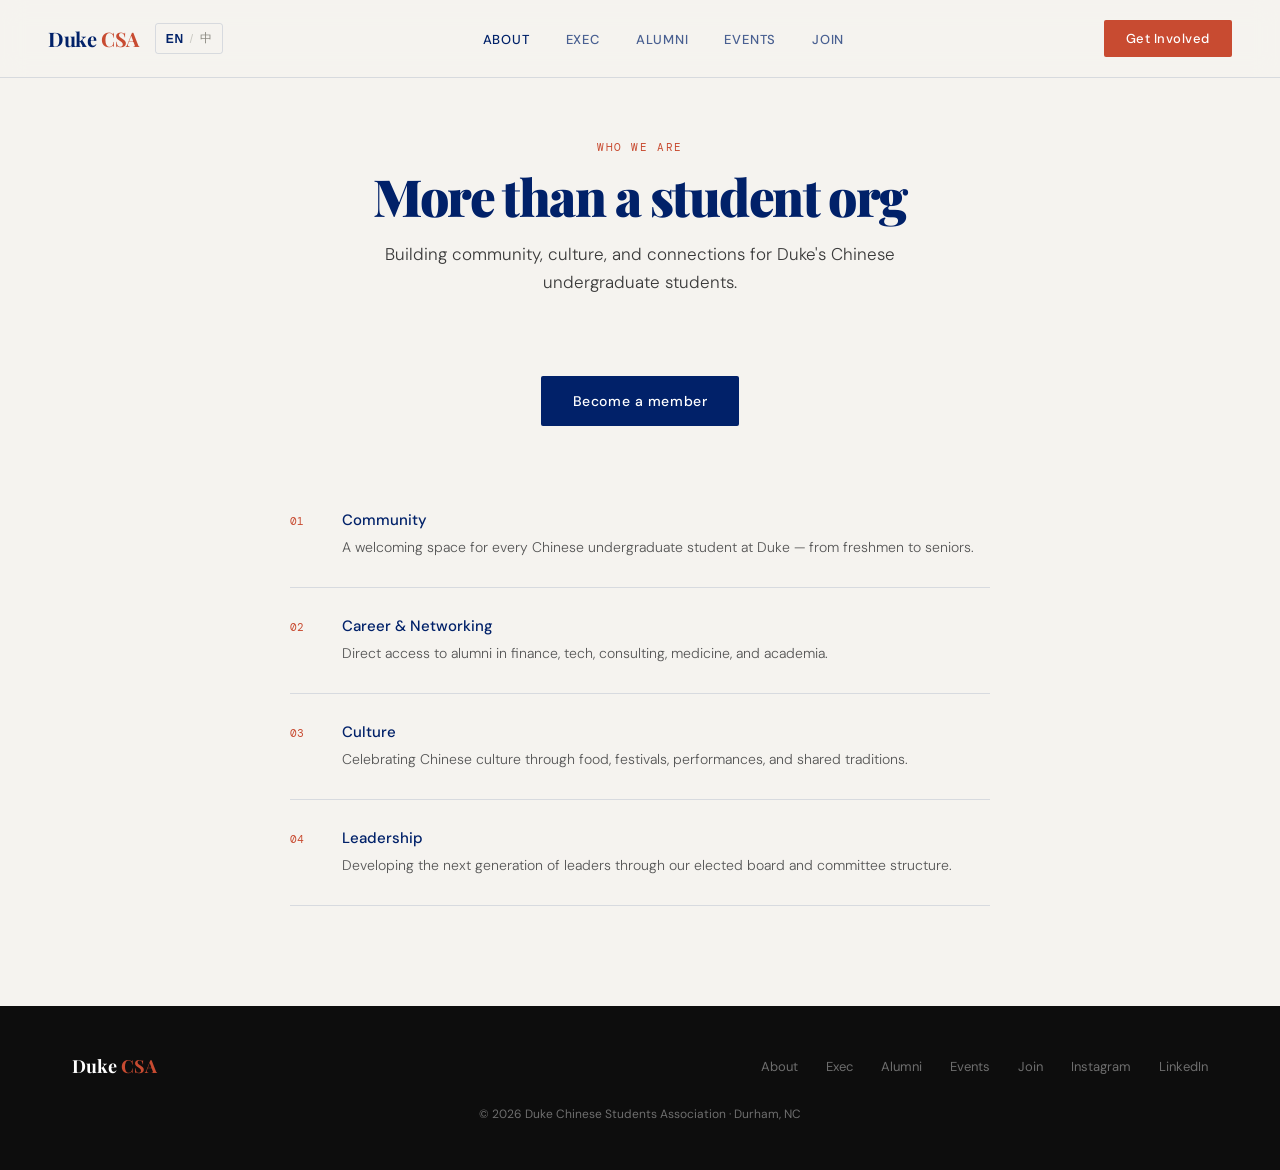
<file: about.html>
<!DOCTYPE html>
<html lang="en">
<head>
  <meta charset="UTF-8">
  <meta name="viewport" content="width=device-width, initial-scale=1.0">
  <title>About | Duke CSA</title>
  <link rel="stylesheet" href="styles.css">
  <link rel="preconnect" href="https://fonts.googleapis.com">
  <link href="https://fonts.googleapis.com/css2?family=Playfair+Display:ital,wght@0,700;0,900;1,700&family=DM+Sans:wght@300;400;500&family=DM+Mono:wght@400&display=swap" rel="stylesheet">
</head>
<body>

<nav>
  <div class="nav-brand">
    <a href="index.html" class="nav-logo">Duke <span>CSA</span></a>
    <button class="lang-toggle" aria-label="Switch language">
      <span class="lang-option active" data-lang="en">EN</span>
      <span class="lang-divider">/</span>
      <span class="lang-option" data-lang="zh">中</span>
    </button>
  </div>
  <ul class="nav-links">
    <li><a href="about.html" class="active" data-en="About" data-zh="关于">About</a></li>
    <li><a href="exec.html" data-en="Exec" data-zh="执行团队">Exec</a></li>
    <li><a href="alumni.html" data-en="Alumni" data-zh="校友">Alumni</a></li>
    <li><a href="events.html" data-en="Events" data-zh="活动">Events</a></li>
    <li><a href="join.html" data-en="Join" data-zh="加入">Join</a></li>
  </ul>
  <a href="join.html" class="nav-cta" data-en="Get Involved" data-zh="参与我们">Get Involved</a>
  <button class="hamburger" aria-label="Open menu" aria-expanded="false">
    <span></span><span></span><span></span>
  </button>
</nav>

<div class="mobile-menu" id="mobile-menu">
  <a href="about.html" data-en="About" data-zh="关于">About</a>
  <a href="exec.html" data-en="Exec" data-zh="执行团队">Exec</a>
  <a href="alumni.html" data-en="Alumni" data-zh="校友">Alumni</a>
  <a href="events.html" data-en="Events" data-zh="活动">Events</a>
  <a href="join.html" data-en="Join" data-zh="加入">Join</a>
  <a href="join.html" class="mobile-cta" data-en="Get Involved" data-zh="参与我们">Get Involved</a>
</div>

<div class="page-hero">
  <div class="section-label" data-en="Who we are" data-zh="关于我们">Who we are</div>
  <h1 class="section-title" data-en="More than a student org" data-zh="不止是一个学生社团">More than a student org</h1>
  <p class="page-hero-sub" data-en="Building community, culture, and connections for Duke's Chinese undergraduate students." data-zh="为杜克中国本科生建立社区、文化和人脉。">Building community, culture, and connections for Duke's Chinese undergraduate students.</p>
</div>

<section id="about" style="padding-top: 40px;">
  <div style="max-width: 700px; margin: 0 auto;">
    <div style="text-align: center; margin-bottom: 56px;">
      <a href="join.html" class="btn-primary" data-en="Become a member" data-zh="成为会员">Become a member</a>
    </div>
    <div class="pillars">
      <div class="pillar visible"><span class="pillar-num">01</span><div><h3 data-en="Community" data-zh="社区">Community</h3><p data-en="A welcoming space for every Chinese undergraduate student at Duke — from freshmen to seniors." data-zh="为杜克每一位中国本科生提供温馨团结的社区——从大一新生到大四学长学姐。">A welcoming space for every Chinese undergraduate student at Duke — from freshmen to seniors.</p></div></div>
      <div class="pillar visible"><span class="pillar-num">02</span><div><h3 data-en="Career & Networking" data-zh="职业与社交">Career & Networking</h3><p data-en="Direct access to alumni in finance, tech, consulting, medicine, and academia." data-zh="直接接触金融、科技、咨询、医学和学术界的校友。">Direct access to alumni in finance, tech, consulting, medicine, and academia.</p></div></div>
      <div class="pillar visible"><span class="pillar-num">03</span><div><h3 data-en="Culture" data-zh="文化">Culture</h3><p data-en="Celebrating Chinese culture through food, festivals, performances, and shared traditions." data-zh="通过美食、节日、表演和共同的传统庆祝中华文化。">Celebrating Chinese culture through food, festivals, performances, and shared traditions.</p></div></div>
      <div class="pillar visible"><span class="pillar-num">04</span><div><h3 data-en="Leadership" data-zh="领导力">Leadership</h3><p data-en="Developing the next generation of leaders through our elected board and committee structure." data-zh="通过选举产生的执行团队和委员会结构培养下一代领袖。">Developing the next generation of leaders through our elected board and committee structure.</p></div></div>
    </div>
  </div>
</section>

<footer>
  <a href="index.html" class="footer-logo">Duke <span>CSA</span></a>
  <div class="footer-links">
    <a href="about.html" data-en="About" data-zh="关于">About</a>
    <a href="exec.html" data-en="Exec" data-zh="执行团队">Exec</a>
    <a href="alumni.html" data-en="Alumni" data-zh="校友">Alumni</a>
    <a href="events.html" data-en="Events" data-zh="活动">Events</a>
    <a href="join.html" data-en="Join" data-zh="加入">Join</a>
    <a href="https://instagram.com/duke_csa" target="_blank">Instagram</a>
    <a href="https://linkedin.com/company/duke-csa" target="_blank">LinkedIn</a>
  </div>
  <div class="footer-copy" data-en="© 2026 Duke Chinese Students Association · Durham, NC" data-zh="© 2026 杜克中国学生联合会 · 北卡罗来纳州达勒姆">© 2026 Duke Chinese Students Association · Durham, NC</div>
</footer>

<script src="lang.js"></script>
<script>
  const hamburger = document.querySelector('.hamburger');
  const mobileMenu = document.getElementById('mobile-menu');
  hamburger.addEventListener('click', () => {
    const open = mobileMenu.classList.toggle('open');
    hamburger.classList.toggle('open', open);
    hamburger.setAttribute('aria-expanded', open);
    document.body.style.overflow = open ? 'hidden' : '';
  });
</script>
<script>
  const pillars = document.querySelectorAll('.pillar');
  const obs = new IntersectionObserver(entries => {
    entries.forEach((e, i) => {
      if (e.isIntersecting) { setTimeout(() => e.target.classList.add('visible'), i * 120); obs.unobserve(e.target); }
    });
  }, { threshold: 0.1 });
  pillars.forEach(p => obs.observe(p));
</script>
</body>
</html>
</file>
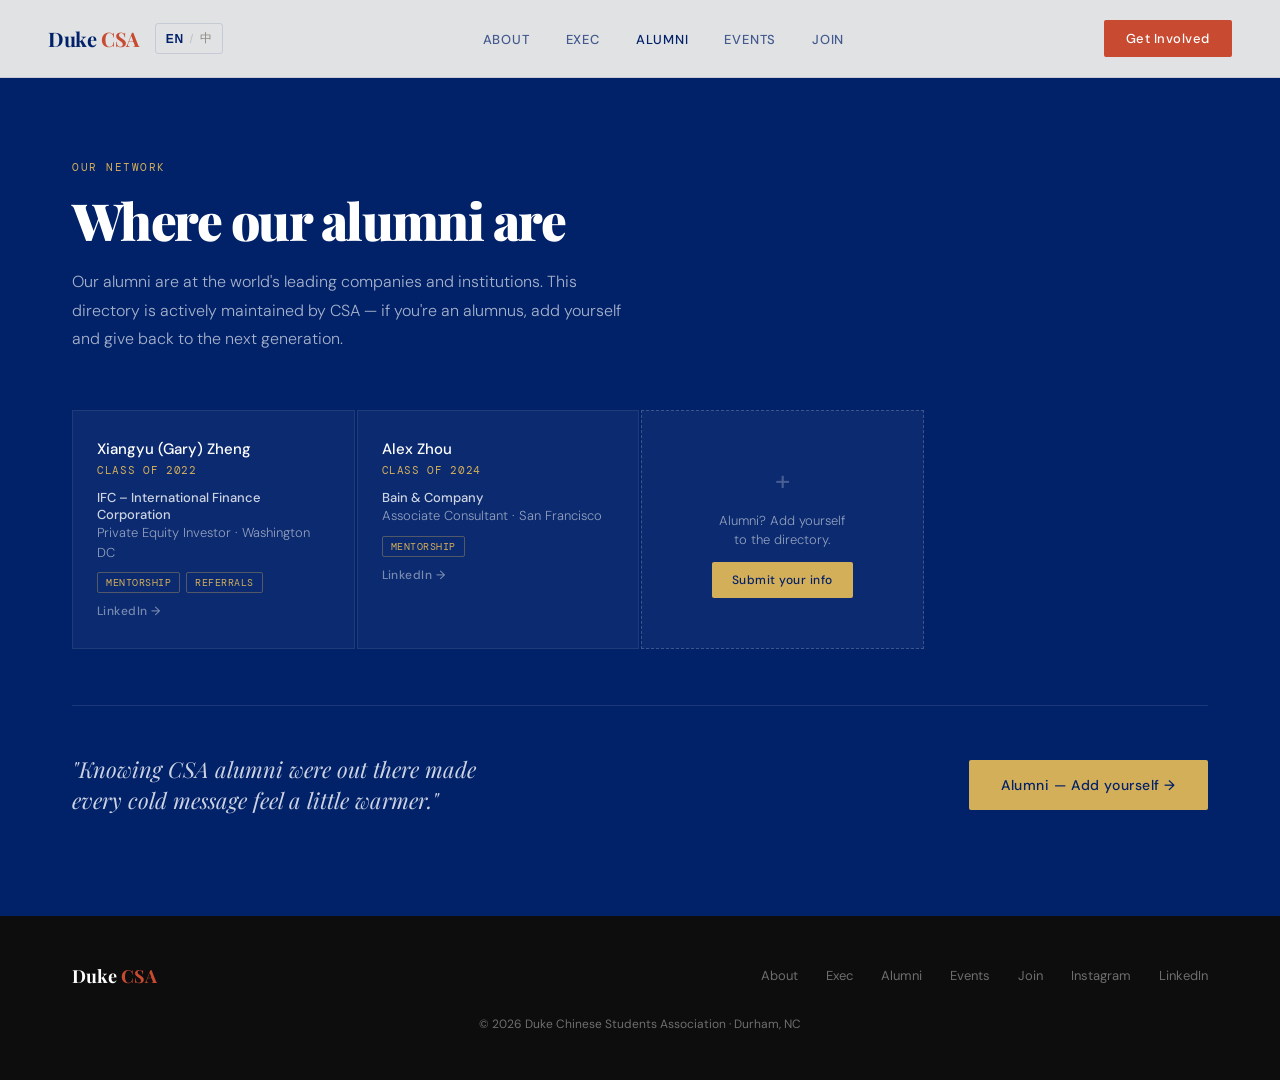
<file: alumni.html>
<!DOCTYPE html>
<html lang="en">
<head>
  <meta charset="UTF-8">
  <meta name="viewport" content="width=device-width, initial-scale=1.0">
  <title>Alumni | Duke CSA</title>
  <link rel="icon" type="image/svg+xml" href="favicon.svg">
  <link rel="stylesheet" href="styles.css">
  <link rel="preconnect" href="https://fonts.googleapis.com">
  <link href="https://fonts.googleapis.com/css2?family=Playfair+Display:ital,wght@0,700;0,900;1,700&family=DM+Sans:wght@300;400;500&family=DM+Mono:wght@400&display=swap" rel="stylesheet">
</head>
<body>

<nav>
  <div class="nav-brand">
    <a href="index.html" class="nav-logo">Duke <span>CSA</span></a>
    <button class="lang-toggle" aria-label="Switch language">
      <span class="lang-option active" data-lang="en">EN</span>
      <span class="lang-divider">/</span>
      <span class="lang-option" data-lang="zh">中</span>
    </button>
  </div>
  <ul class="nav-links">
    <li><a href="about.html" data-en="About" data-zh="关于">About</a></li>
    <li><a href="exec.html" data-en="Exec" data-zh="执行团队">Exec</a></li>
    <li><a href="alumni.html" class="active" data-en="Alumni" data-zh="校友">Alumni</a></li>
    <li><a href="events.html" data-en="Events" data-zh="活动">Events</a></li>
    <li><a href="join.html" data-en="Join" data-zh="加入">Join</a></li>
  </ul>
  <a href="join.html" class="nav-cta" data-en="Get Involved" data-zh="参与我们">Get Involved</a>
  <button class="hamburger" aria-label="Open menu" aria-expanded="false">
    <span></span><span></span><span></span>
  </button>
</nav>

<div class="mobile-menu" id="mobile-menu">
  <a href="about.html" data-en="About" data-zh="关于">About</a>
  <a href="exec.html" data-en="Exec" data-zh="执行团队">Exec</a>
  <a href="alumni.html" data-en="Alumni" data-zh="校友">Alumni</a>
  <a href="events.html" data-en="Events" data-zh="活动">Events</a>
  <a href="join.html" data-en="Join" data-zh="加入">Join</a>
  <a href="join.html" class="mobile-cta" data-en="Get Involved" data-zh="参与我们">Get Involved</a>
</div>

<section class="alumni-section" style="padding-top: 160px; min-height: 100vh;">
  <div class="section-label" data-en="Our network" data-zh="我们的网络">Our network</div>
  <h2 class="section-title" data-en="Where our alumni are" data-zh="CSA校友网络">Where our alumni are</h2>
  <p class="alumni-intro" data-en="Our alumni are at the world's leading companies and institutions. This directory is actively maintained by CSA — if you're an alumnus, add yourself and give back to the next generation." data-zh="我们的校友遍布世界顶尖公司和机构。此目录由CSA积极维护——如果你是校友，请添加自己的信息，回馈下一代。">Our alumni are at the world's leading companies and institutions. This directory is actively maintained by CSA — if you're an alumnus, add yourself and give back to the next generation.</p>
  <div class="alumni-grid">
<div class="alumni-card"><div class="alumni-name">Xiangyu (Gary) Zheng</div><div class="alumni-class">CLASS OF 2022</div><div class="alumni-company">IFC – International Finance Corporation</div><div class="alumni-role">Private Equity Investor · Washington DC</div><div class="alumni-badges"><span class="alumni-badge">Mentorship</span><span class="alumni-badge">Referrals</span></div><a class="alumni-linkedin" href="https://linkedin.com/in/gary-zheng-630137186" target="_blank">LinkedIn →</a></div>
    <div class="alumni-card"><div class="alumni-name">Alex Zhou</div><div class="alumni-class">CLASS OF 2024</div><div class="alumni-company">Bain & Company</div><div class="alumni-role">Associate Consultant · San Francisco</div><div class="alumni-badges"><span class="alumni-badge">Mentorship</span></div><a class="alumni-linkedin" href="https://linkedin.com/in/alex-zhou-1069b71b3" target="_blank">LinkedIn →</a></div>
    <div class="alumni-card" style="border:1px dashed rgba(255,255,255,0.2);display:flex;flex-direction:column;justify-content:center;align-items:center;text-align:center;gap:12px;">
      <div style="font-size:28px;color:rgba(255,255,255,0.25);">+</div>
      <div class="alumni-role" data-en="Alumni? Add yourself<br>to the directory." data-zh="如果您是校友，<br>请在此添加信息。">Alumni? Add yourself<br>to the directory.</div>
      <a href="https://forms.gle/YOUR_FORM_LINK" target="_blank" class="btn-gold" style="padding:10px 20px;font-size:12px;" data-en="Submit your info" data-zh="提交信息">Submit your info</a>
    </div>
  </div>
  <div class="alumni-cta-block">
    <div class="alumni-cta-text" data-en=""Knowing CSA alumni were out there made every cold message feel a little warmer."" data-zh=""知道有CSA校友在那里，让每一封冷邮件都感觉温暖了一些。"">"Knowing CSA alumni were out there made every cold message feel a little warmer."</div>
    <a href="https://forms.gle/YOUR_FORM_LINK" target="_blank" class="btn-gold" data-en="Alumni — Add yourself →" data-zh="校友 — 添加自己 →">Alumni — Add yourself →</a>
  </div>
</section>

<footer>
  <a href="index.html" class="footer-logo">Duke <span>CSA</span></a>
  <div class="footer-links">
    <a href="about.html" data-en="About" data-zh="关于">About</a>
    <a href="exec.html" data-en="Exec" data-zh="执行团队">Exec</a>
    <a href="alumni.html" data-en="Alumni" data-zh="校友">Alumni</a>
    <a href="events.html" data-en="Events" data-zh="活动">Events</a>
    <a href="join.html" data-en="Join" data-zh="加入">Join</a>
    <a href="https://instagram.com/duke_csa" target="_blank">Instagram</a>
    <a href="https://linkedin.com/company/duke-csa" target="_blank">LinkedIn</a>
  </div>
  <div class="footer-copy" data-en="© 2026 Duke Chinese Students Association · Durham, NC" data-zh="© 2026 杜克中国学生联合会 · 北卡罗来纳州达勒姆">© 2026 Duke Chinese Students Association · Durham, NC</div>
</footer>

<script src="lang.js"></script>
<script>
  const hamburger = document.querySelector('.hamburger');
  const mobileMenu = document.getElementById('mobile-menu');
  hamburger.addEventListener('click', () => {
    const open = mobileMenu.classList.toggle('open');
    hamburger.classList.toggle('open', open);
    hamburger.setAttribute('aria-expanded', open);
    document.body.style.overflow = open ? 'hidden' : '';
  });
</script>
</body>
</html>
</file>
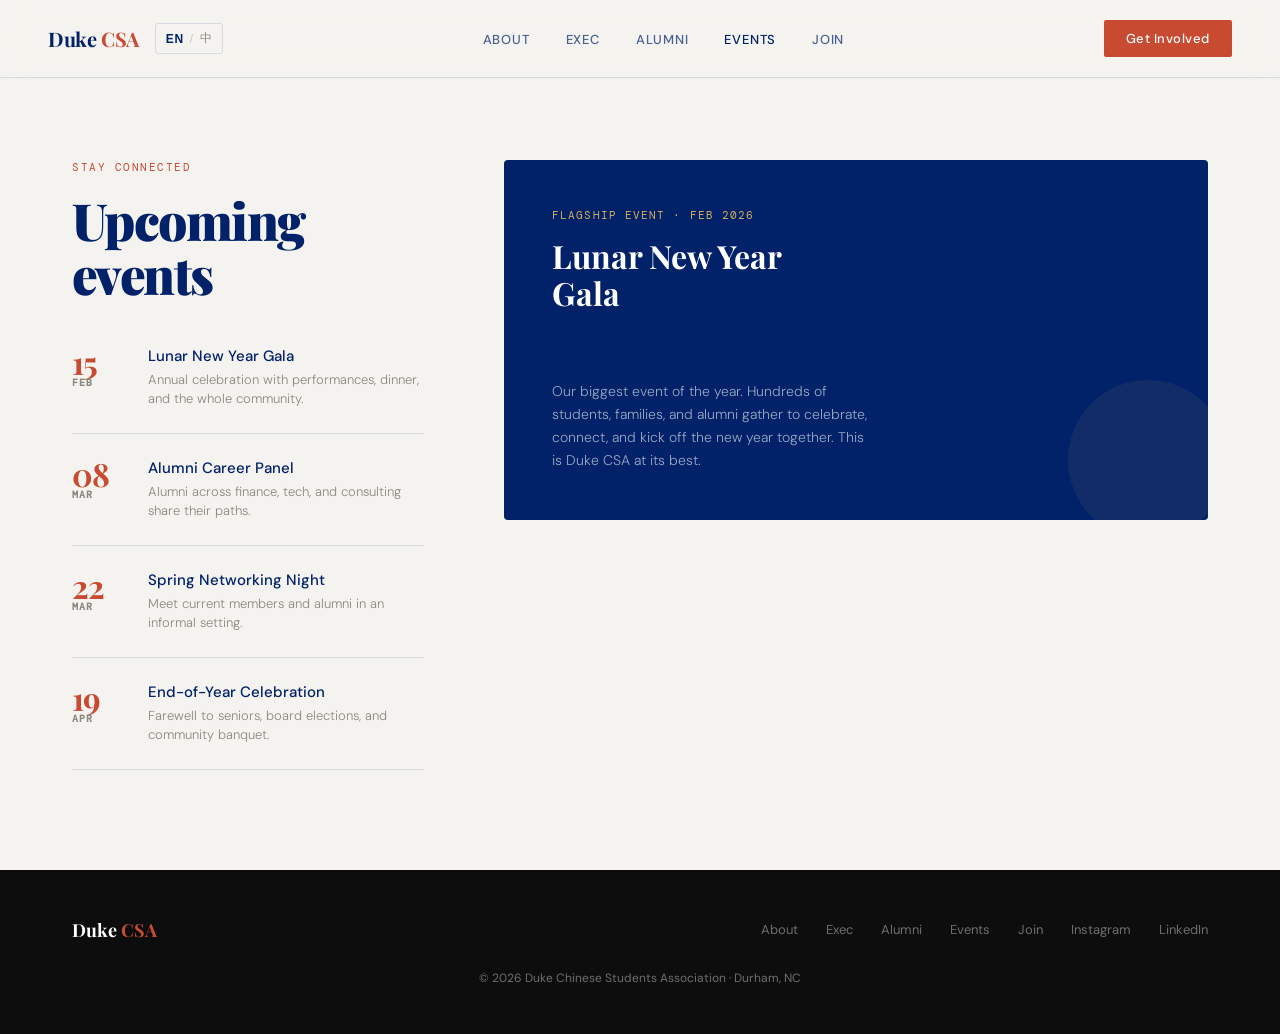
<file: events.html>
<!DOCTYPE html>
<html lang="en">
<head>
  <meta charset="UTF-8">
  <meta name="viewport" content="width=device-width, initial-scale=1.0">
  <title>Events | Duke CSA</title>
  <link rel="stylesheet" href="styles.css">
  <link rel="preconnect" href="https://fonts.googleapis.com">
  <link href="https://fonts.googleapis.com/css2?family=Playfair+Display:ital,wght@0,700;0,900;1,700&family=DM+Sans:wght@300;400;500&family=DM+Mono:wght@400&display=swap" rel="stylesheet">
</head>
<body>

<nav>
  <div class="nav-brand">
    <a href="index.html" class="nav-logo">Duke <span>CSA</span></a>
    <button class="lang-toggle" aria-label="Switch language">
      <span class="lang-option active" data-lang="en">EN</span>
      <span class="lang-divider">/</span>
      <span class="lang-option" data-lang="zh">中</span>
    </button>
  </div>
  <ul class="nav-links">
    <li><a href="about.html" data-en="About" data-zh="关于">About</a></li>
    <li><a href="exec.html" data-en="Exec" data-zh="执行团队">Exec</a></li>
    <li><a href="alumni.html" data-en="Alumni" data-zh="校友">Alumni</a></li>
    <li><a href="events.html" class="active" data-en="Events" data-zh="活动">Events</a></li>
    <li><a href="join.html" data-en="Join" data-zh="加入">Join</a></li>
  </ul>
  <a href="join.html" class="nav-cta" data-en="Get Involved" data-zh="参与我们">Get Involved</a>
  <button class="hamburger" aria-label="Open menu" aria-expanded="false">
    <span></span><span></span><span></span>
  </button>
</nav>

<div class="mobile-menu" id="mobile-menu">
  <a href="about.html" data-en="About" data-zh="关于">About</a>
  <a href="exec.html" data-en="Exec" data-zh="执行团队">Exec</a>
  <a href="alumni.html" data-en="Alumni" data-zh="校友">Alumni</a>
  <a href="events.html" data-en="Events" data-zh="活动">Events</a>
  <a href="join.html" data-en="Join" data-zh="加入">Join</a>
  <a href="join.html" class="mobile-cta" data-en="Get Involved" data-zh="参与我们">Get Involved</a>
</div>

<section class="events-section" style="padding-top: 160px;">
  <div class="events-inner">
    <div>
      <div class="section-label" data-en="Stay connected" data-zh="保持联系">Stay connected</div>
      <h2 class="section-title" data-en="Upcoming events" data-zh="即将举行的活动">Upcoming events</h2>
      <div class="event-list">
        <div class="event-item"><div class="event-date">15<span class="event-month">Feb</span></div><div><div class="event-title" data-en="Lunar New Year Gala" data-zh="农历新年晚会">Lunar New Year Gala</div><div class="event-desc" data-en="Annual celebration with performances, dinner, and the whole community." data-zh="一年一度的庆祝活动，有表演、晚宴和整个社区的参与。">Annual celebration with performances, dinner, and the whole community.</div></div></div>
        <div class="event-item"><div class="event-date">08<span class="event-month">Mar</span></div><div><div class="event-title" data-en="Alumni Career Panel" data-zh="校友职业座谈会">Alumni Career Panel</div><div class="event-desc" data-en="Alumni across finance, tech, and consulting share their paths." data-zh="金融、科技和咨询行业的校友分享他们的职业道路。">Alumni across finance, tech, and consulting share their paths.</div></div></div>
        <div class="event-item"><div class="event-date">22<span class="event-month">Mar</span></div><div><div class="event-title" data-en="Spring Networking Night" data-zh="春季社交之夜">Spring Networking Night</div><div class="event-desc" data-en="Meet current members and alumni in an informal setting." data-zh="在轻松的氛围中与在校生和校友交流。">Meet current members and alumni in an informal setting.</div></div></div>
        <div class="event-item"><div class="event-date">19<span class="event-month">Apr</span></div><div><div class="event-title" data-en="End-of-Year Celebration" data-zh="年终庆典">End-of-Year Celebration</div><div class="event-desc" data-en="Farewell to seniors, board elections, and community banquet." data-zh="欢送毕业生、执行团队选举和社区宴会。">Farewell to seniors, board elections, and community banquet.</div></div></div>
      </div>
    </div>
    <div>
      <div class="events-feature">
        <div class="feature-deco"></div>
        <div><div class="events-feature-tag" data-en="Flagship event · Feb 2026" data-zh="旗舰活动 · 2026年2月">Flagship event · Feb 2026</div><h3 class="events-feature-title" data-en="Lunar New Year Gala" data-zh="农历新年晚会">Lunar New Year Gala</h3></div>
        <div class="events-feature-body" data-en="Our biggest event of the year. Hundreds of students, families, and alumni gather to celebrate, connect, and kick off the new year together. This is Duke CSA at its best." data-zh="我们一年中最盛大的活动。数百名学生、家庭和校友齐聚一堂，共同庆祝、交流，迎接新年。这是杜克CSA最精彩的时刻。">Our biggest event of the year. Hundreds of students, families, and alumni gather to celebrate, connect, and kick off the new year together. This is Duke CSA at its best.</div>
      </div>
    </div>
  </div>
</section>

<footer>
  <a href="index.html" class="footer-logo">Duke <span>CSA</span></a>
  <div class="footer-links">
    <a href="about.html" data-en="About" data-zh="关于">About</a>
    <a href="exec.html" data-en="Exec" data-zh="执行团队">Exec</a>
    <a href="alumni.html" data-en="Alumni" data-zh="校友">Alumni</a>
    <a href="events.html" data-en="Events" data-zh="活动">Events</a>
    <a href="join.html" data-en="Join" data-zh="加入">Join</a>
    <a href="https://instagram.com/duke_csa" target="_blank">Instagram</a>
    <a href="https://linkedin.com/company/duke-csa" target="_blank">LinkedIn</a>
  </div>
  <div class="footer-copy" data-en="© 2026 Duke Chinese Students Association · Durham, NC" data-zh="© 2026 杜克中国学生联合会 · 北卡罗来纳州达勒姆">© 2026 Duke Chinese Students Association · Durham, NC</div>
</footer>

<script src="lang.js"></script>
<script>
  const hamburger = document.querySelector('.hamburger');
  const mobileMenu = document.getElementById('mobile-menu');
  hamburger.addEventListener('click', () => {
    const open = mobileMenu.classList.toggle('open');
    hamburger.classList.toggle('open', open);
    hamburger.setAttribute('aria-expanded', open);
    document.body.style.overflow = open ? 'hidden' : '';
  });
</script>
</body>
</html>
</file>
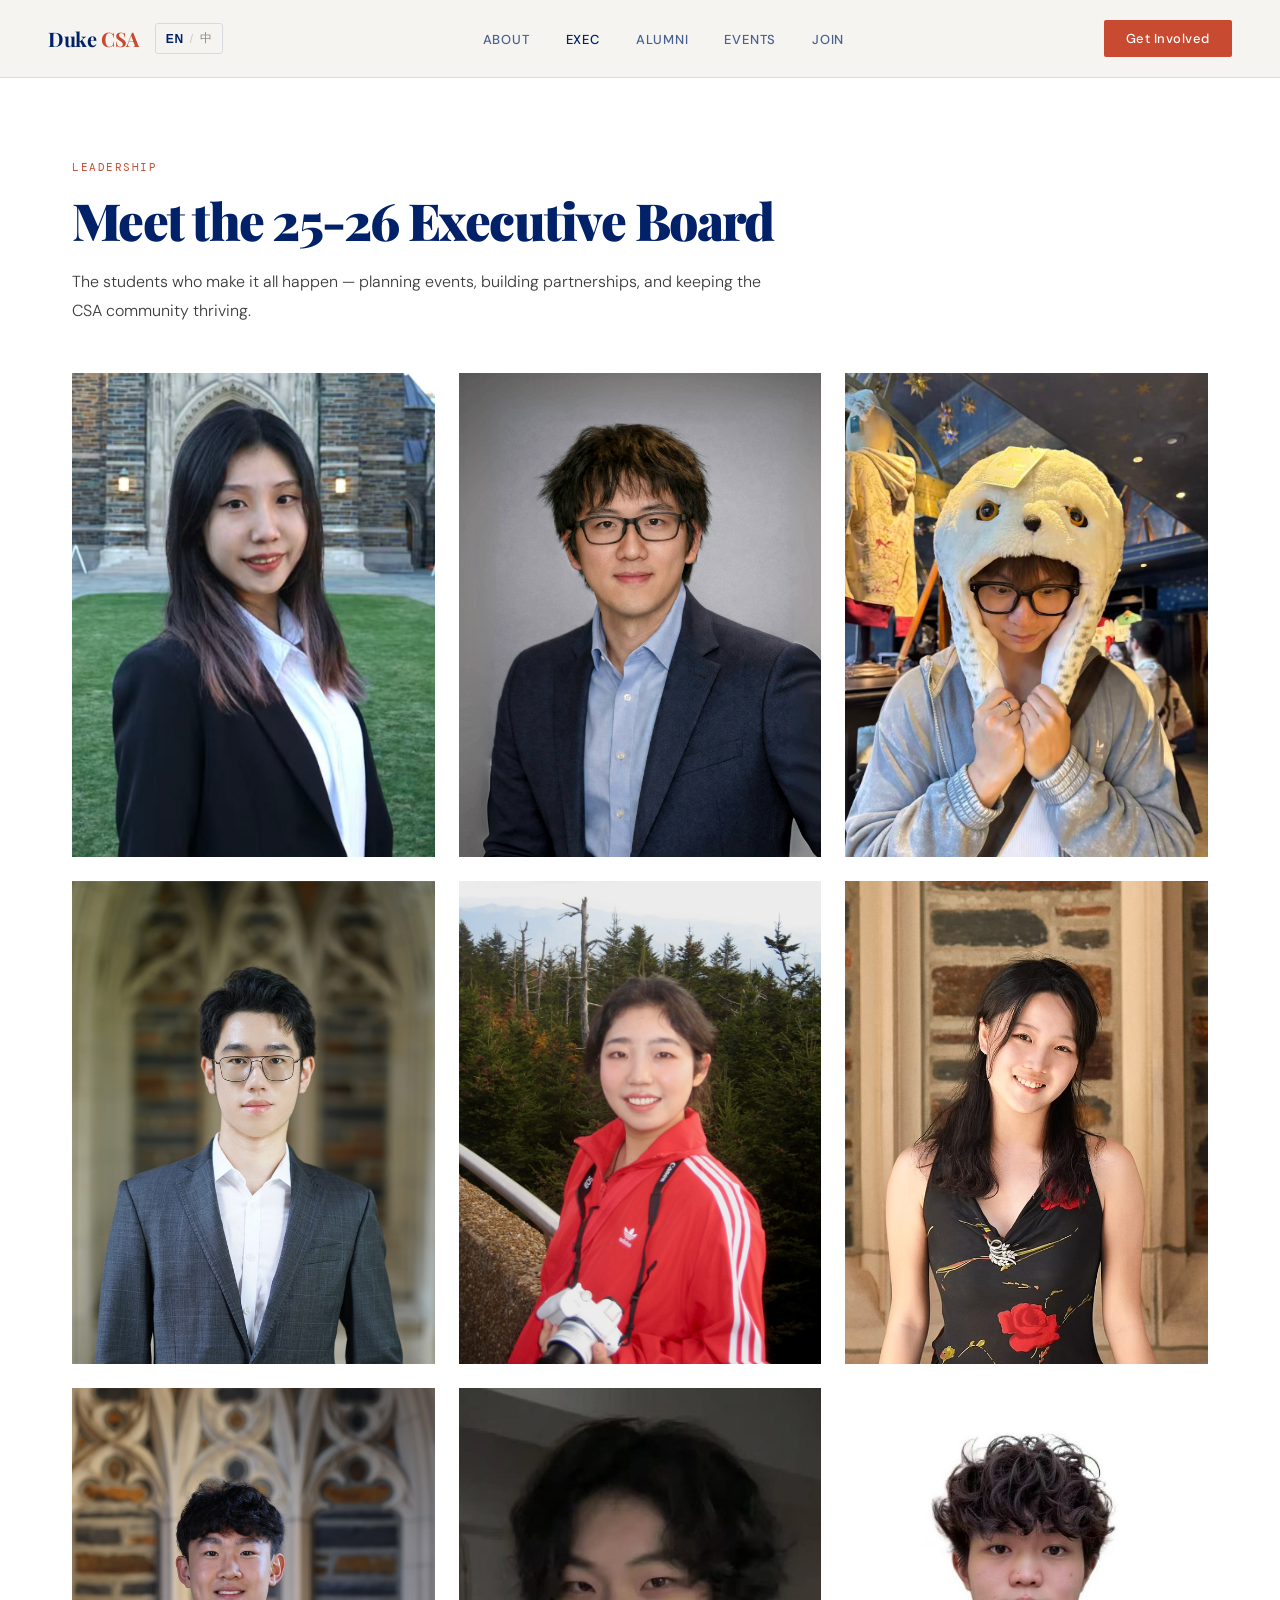
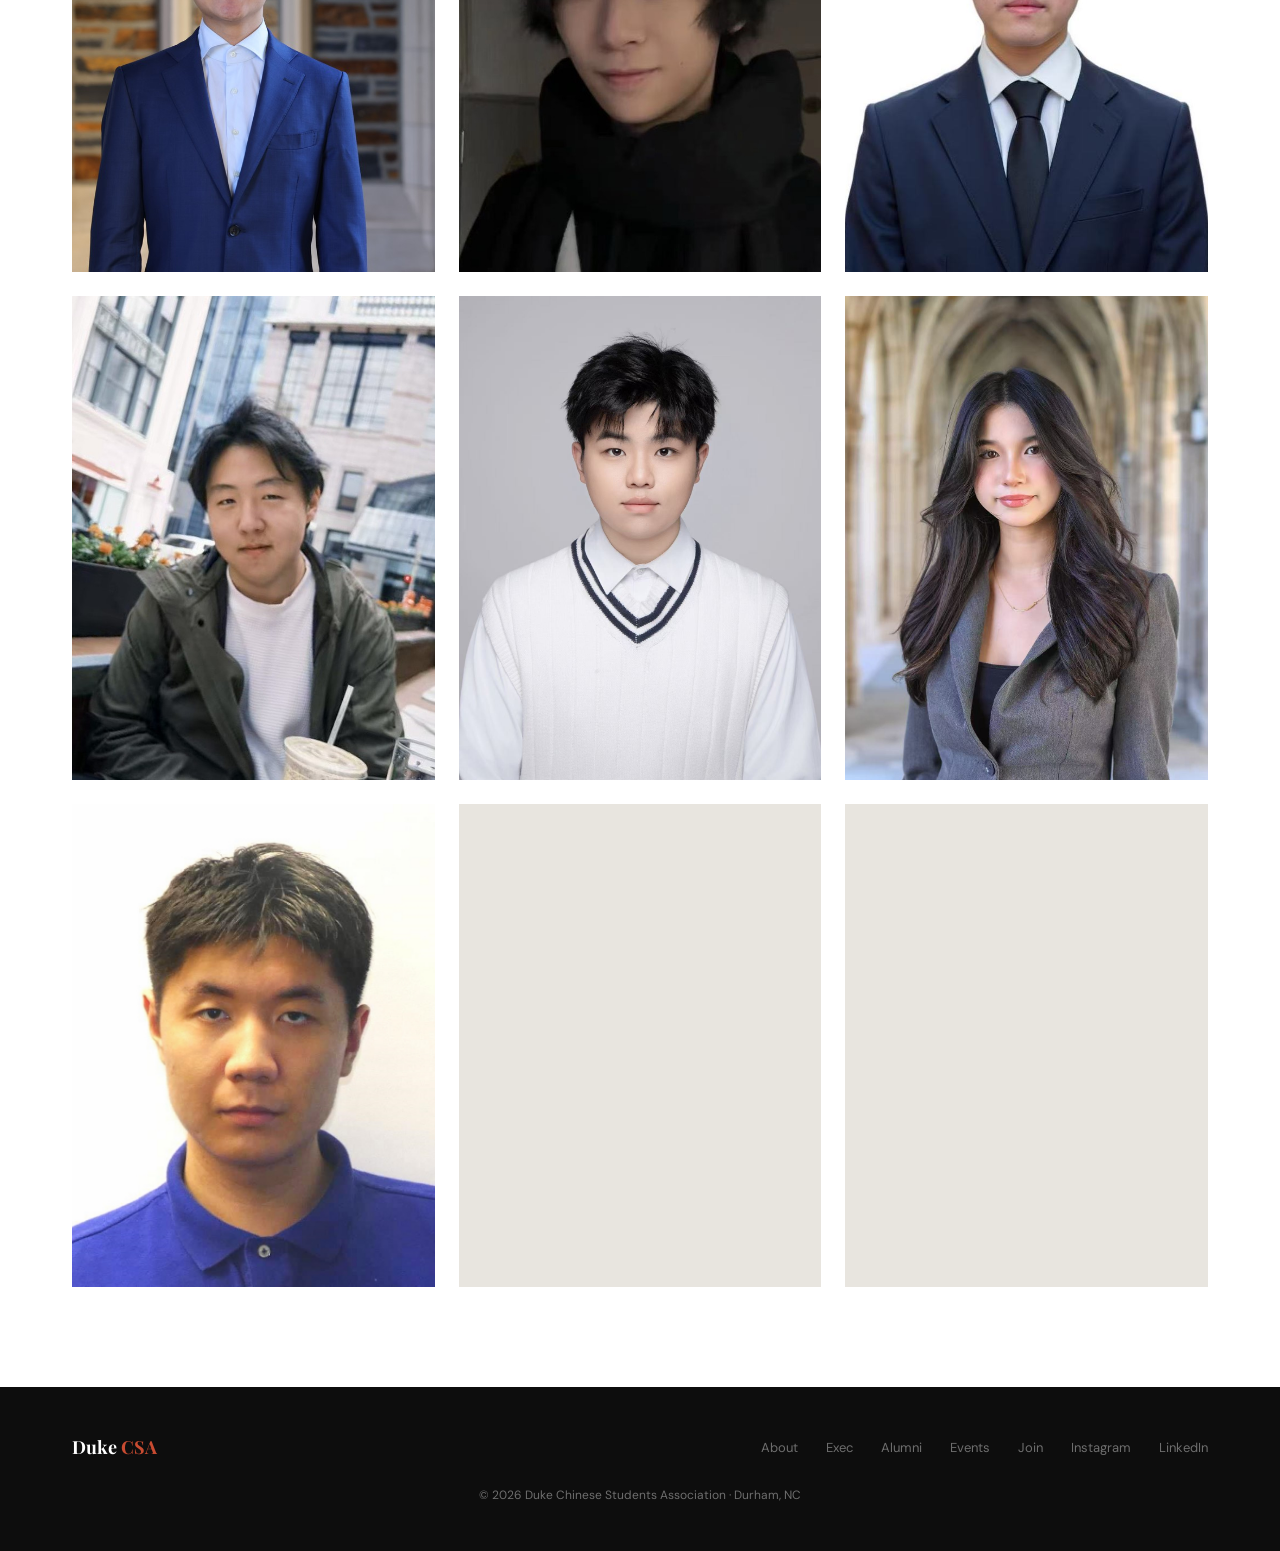
<file: exec.html>
<!DOCTYPE html>
<html lang="en">
<head>
  <meta charset="UTF-8">
  <meta name="viewport" content="width=device-width, initial-scale=1.0">
  <title>Executive Board | Duke CSA</title>
  <link rel="icon" type="image/svg+xml" href="favicon.svg">
  <link rel="stylesheet" href="styles.css">
  <link rel="preconnect" href="https://fonts.googleapis.com">
  <link href="https://fonts.googleapis.com/css2?family=Playfair+Display:ital,wght@0,700;0,900;1,700&family=DM+Sans:wght@300;400;500&family=DM+Mono:wght@400&display=swap" rel="stylesheet">
</head>
<body>

<nav>
  <div class="nav-brand">
    <a href="index.html" class="nav-logo">Duke <span>CSA</span></a>
    <button class="lang-toggle" aria-label="Switch language">
      <span class="lang-option active" data-lang="en">EN</span>
      <span class="lang-divider">/</span>
      <span class="lang-option" data-lang="zh">中</span>
    </button>
  </div>
  <ul class="nav-links">
    <li><a href="about.html" data-en="About" data-zh="关于">About</a></li>
    <li><a href="exec.html" class="active" data-en="Exec" data-zh="执行团队">Exec</a></li>
    <li><a href="alumni.html" data-en="Alumni" data-zh="校友">Alumni</a></li>
    <li><a href="events.html" data-en="Events" data-zh="活动">Events</a></li>
    <li><a href="join.html" data-en="Join" data-zh="加入">Join</a></li>
  </ul>
  <a href="join.html" class="nav-cta" data-en="Get Involved" data-zh="参与我们">Get Involved</a>
  <button class="hamburger" aria-label="Open menu" aria-expanded="false">
    <span></span><span></span><span></span>
  </button>
</nav>

<div class="mobile-menu" id="mobile-menu">
  <a href="about.html" data-en="About" data-zh="关于">About</a>
  <a href="exec.html" data-en="Exec" data-zh="执行团队">Exec</a>
  <a href="alumni.html" data-en="Alumni" data-zh="校友">Alumni</a>
  <a href="events.html" data-en="Events" data-zh="活动">Events</a>
  <a href="join.html" data-en="Join" data-zh="加入">Join</a>
  <a href="join.html" class="mobile-cta" data-en="Get Involved" data-zh="参与我们">Get Involved</a>
</div>

<section class="exec-section" style="padding-top: 160px;">
  <div class="section-label" data-en="Leadership" data-zh="管理层">Leadership</div>
  <h2 class="section-title" data-en="Meet the 25-26 Executive Board" data-zh="25-26领导团队">Meet the 25-26 Executive Board</h2>
  <p class="about-body" style="max-width: 700px;" data-en="The students who make it all happen — planning events, building partnerships, and keeping the CSA community thriving." data-zh="些小吾曹州县吏，一枝一叶总关情。">The students who make it all happen — planning events, building partnerships, and keeping the CSA community thriving.</p>
  <div class="exec-grid">
    <div class="exec-card">
      <img src="teresa.jpg" alt="Teresa Chen">
      <div class="exec-overlay">
        <div class="exec-name">Teresa Chen</div>
        <div class="exec-role" data-en="Co-President" data-zh="联合主席">Co-President</div>
        <div class="exec-year" data-en="Class of 2026" data-zh="2026届">Class of 2026</div>
        <div class="exec-major">Political Science & Public Policy</div>
      </div>
    </div>
    <div class="exec-card">
      <img src="bowen.jpg" alt="Bowen Jiang">
      <div class="exec-overlay">
        <div class="exec-name">Bowen Jiang</div>
        <div class="exec-role" data-en="Co-President" data-zh="联合主席">Co-President</div>
        <div class="exec-year" data-en="Class of 2027" data-zh="2027届">Class of 2027</div>
        <div class="exec-major">Biomedical Engineering</div>
      </div>
    </div>
    <div class="exec-card">
      <img src="blaine.jpg" alt="Blaine Gong">
      <div class="exec-overlay">
        <div class="exec-name">Blaine Gong</div>
        <div class="exec-role" data-en="Co-President" data-zh="联合主席">Co-President</div>
        <div class="exec-year" data-en="Class of 2027" data-zh="2027届">Class of 2027</div>
        <div class="exec-major">Cultural Anthropology & Political Science</div>
      </div>
    </div>
    <div class="exec-card">
      <img src="albert.jpg" alt="Albert Dai">
      <div class="exec-overlay">
        <div class="exec-name">Albert Dai</div>
        <div class="exec-role" data-en="Treasurer" data-zh="财务">Treasurer</div>
        <div class="exec-year" data-en="Class of 2026" data-zh="2026届">Class of 2026</div>
        <div class="exec-major">Biomedical Engineering</div>
      </div>
    </div>
    <div class="exec-card">
      <img src="liz.jpg" alt="Liz Li">
      <div class="exec-overlay">
        <div class="exec-name">Liz Li</div>
        <div class="exec-role" data-en="Executive VP" data-zh="执行副主席">Executive VP</div>
        <div class="exec-year" data-en="Class of 2027" data-zh="2027届">Class of 2027</div>
        <div class="exec-major">Religious Studies & Economics</div>
      </div>
    </div>
    <div class="exec-card">
      <img src="jennifer.jpg" alt="Jennifer Qi">
      <div class="exec-overlay">
        <div class="exec-name">Jennifer Qi</div>
        <div class="exec-role" data-en="Publicity VP" data-zh="公关部副主席">Publicity VP</div>
        <div class="exec-year" data-en="Class of 2028" data-zh="2028届">Class of 2028</div>
        <div class="exec-major">Computer Science & Philosophy</div>
      </div>
    </div>
    <div class="exec-card">
      <img src="stanley.jpg" alt="Stanley Song">
      <div class="exec-overlay">
        <div class="exec-name">Stanley Song</div>
        <div class="exec-role" data-en="Social VP" data-zh="社交部副主席">Social VP</div>
        <div class="exec-year" data-en="Class of 2027" data-zh="2027届">Class of 2027</div>
        <div class="exec-major">Economics</div>
      </div>
    </div>
    <div class="exec-card">
      <img src="peikun.jpg" alt="Perikun Shi">
      <div class="exec-overlay">
        <div class="exec-name">Perikun Shi</div>
        <div class="exec-role" data-en="Outreach VP" data-zh="外联部副主席">Outreach VP</div>
        <div class="exec-year" data-en="Class of 2027" data-zh="2027届">Class of 2027</div>
        <div class="exec-major">Pre-Med</div>
      </div>
    </div>
    <div class="exec-card">
      <img src="humphrey.jpg" alt="Humphrey Zhao">
      <div class="exec-overlay">
        <div class="exec-name">Humphrey Zhao</div>
        <div class="exec-role" data-en="Social Chair" data-zh="社交主席">Social Chair</div>
        <div class="exec-year" data-en="Class of 2028" data-zh="2028届">Class of 2028</div>
        <div class="exec-major">Electrical Engineering & Computer Science</div>
      </div>
    </div>
    <div class="exec-card">
      <img src="jack.jpg" alt="Jack Zhang">
      <div class="exec-overlay">
        <div class="exec-name">Jack Zhang</div>
        <div class="exec-role" data-en="Cultural VP" data-zh="文化部副主席">Cultural VP</div>
        <div class="exec-year" data-en="Class of 2027" data-zh="2027届">Class of 2027</div>
        <div class="exec-major">Biology</div>
      </div>
    </div>
    <div class="exec-card">
      <img src="sunny.jpg" alt="Sunny Yuan">
      <div class="exec-overlay">
        <div class="exec-name">Sunny Yuan</div>
        <div class="exec-role" data-en="Publicity Chair" data-zh="宣传主席">Publicity Chair</div>
        <div class="exec-year" data-en="Class of 2028" data-zh="2028届">Class of 2028</div>
        <div class="exec-major">Statistics & Art History</div>
      </div>
    </div>
    <div class="exec-card">
      <img src="ling.jpg" alt="Ling Li">
      <div class="exec-overlay">
        <div class="exec-name">Ling Li</div>
        <div class="exec-role" data-en="Outreach Chair" data-zh="外联主席">Outreach Chair</div>
        <div class="exec-year" data-en="Class of 2029" data-zh="2029届">Class of 2029</div>
        <div class="exec-major">Psychology & Global Health</div>
      </div>
    </div>
    <div class="exec-card">
      <img src="luck.jpg" alt="Luck Sun">
      <div class="exec-overlay">
        <div class="exec-name">Luck Sun</div>
        <div class="exec-role" data-en="Cultural Chair" data-zh="文化主席">Cultural Chair</div>
        <div class="exec-year" data-en="Class of 2029" data-zh="2029届">Class of 2029</div>
        <div class="exec-major">Mathematics & History</div>
      </div>
    </div>
    <div class="exec-card">
      <div class="exec-blank"></div>
      <div class="exec-overlay">
        <div class="exec-name">Vanessa Wu</div>
        <div class="exec-year" data-en="Class of 2027" data-zh="2027届">Class of 2027</div>
        <div class="exec-major">Biomedical Engineering</div>
      </div>
    </div>
    <div class="exec-card">
      <div class="exec-blank"></div>
      <div class="exec-overlay">
        <div class="exec-name">Qiwen Wu</div>
        <div class="exec-year" data-en="Class of 2028" data-zh="2028届">Class of 2028</div>
        <div class="exec-major">Mechanical Engineering</div>
      </div>
    </div>
  </div>
</section>

<footer>
  <a href="index.html" class="footer-logo">Duke <span>CSA</span></a>
  <div class="footer-links">
    <a href="about.html" data-en="About" data-zh="关于">About</a>
    <a href="exec.html" data-en="Exec" data-zh="执行团队">Exec</a>
    <a href="alumni.html" data-en="Alumni" data-zh="校友">Alumni</a>
    <a href="events.html" data-en="Events" data-zh="活动">Events</a>
    <a href="join.html" data-en="Join" data-zh="加入">Join</a>
    <a href="https://instagram.com/duke_csa" target="_blank">Instagram</a>
    <a href="https://linkedin.com/company/duke-csa" target="_blank">LinkedIn</a>
  </div>
  <div class="footer-copy" data-en="© 2026 Duke Chinese Students Association · Durham, NC" data-zh="© 2026 杜克中国学生联合会 · 北卡罗来纳州达勒姆">© 2026 Duke Chinese Students Association · Durham, NC</div>
</footer>

<script src="lang.js"></script>
<script>
  const hamburger = document.querySelector('.hamburger');
  const mobileMenu = document.getElementById('mobile-menu');
  hamburger.addEventListener('click', () => {
    const open = mobileMenu.classList.toggle('open');
    hamburger.classList.toggle('open', open);
    hamburger.setAttribute('aria-expanded', open);
    document.body.style.overflow = open ? 'hidden' : '';
  });
</script>
</body>
</html>
</file>
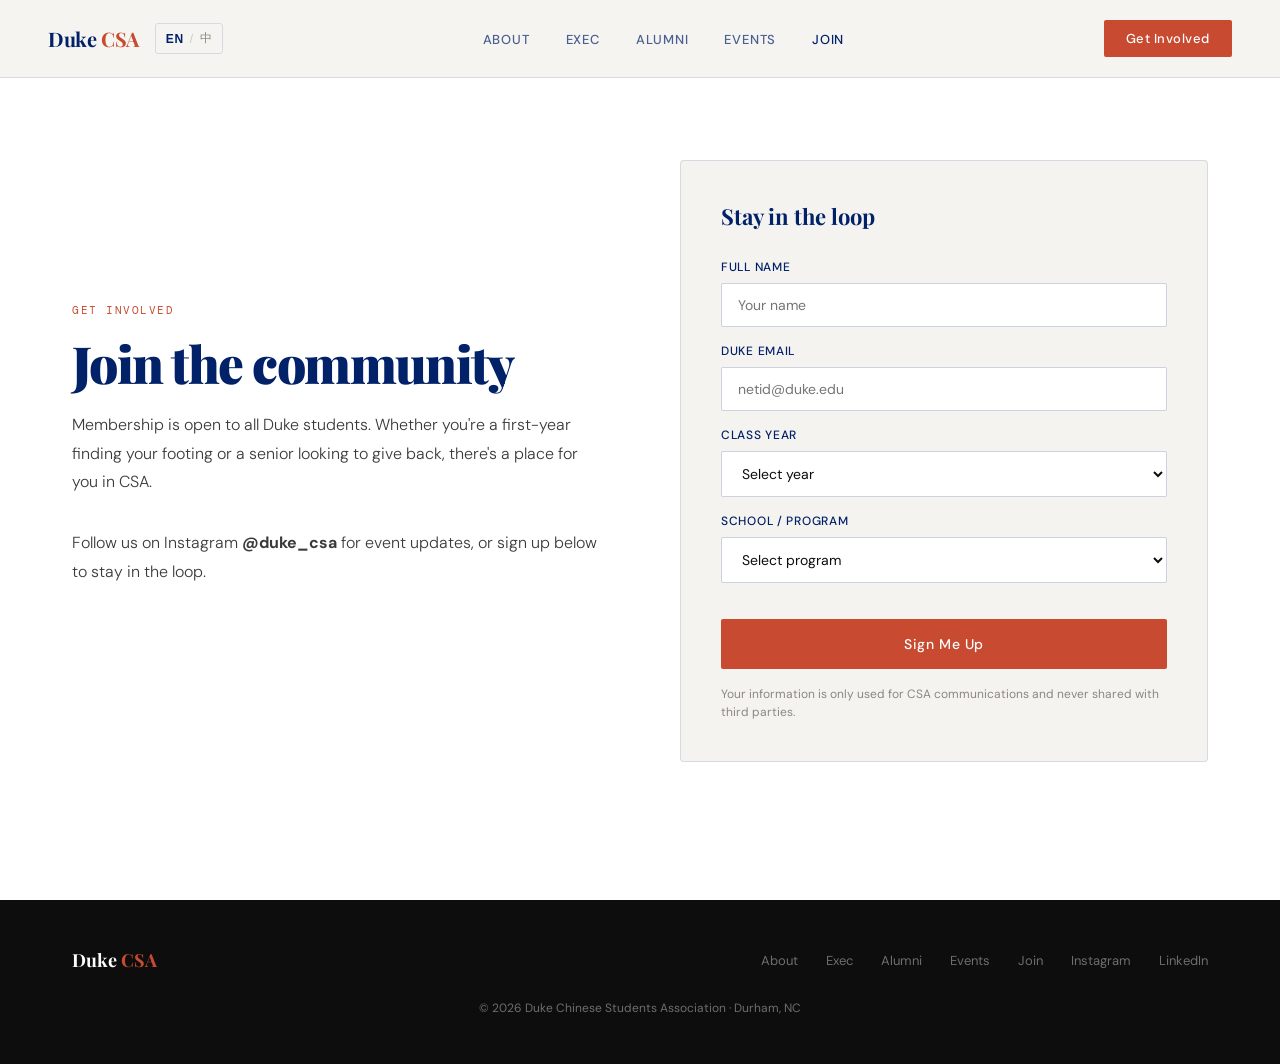
<file: join.html>
<!DOCTYPE html>
<html lang="en">
<head>
  <meta charset="UTF-8">
  <meta name="viewport" content="width=device-width, initial-scale=1.0">
  <title>Join | Duke CSA</title>
  <link rel="stylesheet" href="styles.css">
  <link rel="preconnect" href="https://fonts.googleapis.com">
  <link href="https://fonts.googleapis.com/css2?family=Playfair+Display:ital,wght@0,700;0,900;1,700&family=DM+Sans:wght@300;400;500&family=DM+Mono:wght@400&display=swap" rel="stylesheet">
</head>
<body>

<nav>
  <div class="nav-brand">
    <a href="index.html" class="nav-logo">Duke <span>CSA</span></a>
    <button class="lang-toggle" aria-label="Switch language">
      <span class="lang-option active" data-lang="en">EN</span>
      <span class="lang-divider">/</span>
      <span class="lang-option" data-lang="zh">中</span>
    </button>
  </div>
  <ul class="nav-links">
    <li><a href="about.html" data-en="About" data-zh="关于">About</a></li>
    <li><a href="exec.html" data-en="Exec" data-zh="执行团队">Exec</a></li>
    <li><a href="alumni.html" data-en="Alumni" data-zh="校友">Alumni</a></li>
    <li><a href="events.html" data-en="Events" data-zh="活动">Events</a></li>
    <li><a href="join.html" class="active" data-en="Join" data-zh="加入">Join</a></li>
  </ul>
  <a href="join.html" class="nav-cta" data-en="Get Involved" data-zh="参与我们">Get Involved</a>
  <button class="hamburger" aria-label="Open menu" aria-expanded="false">
    <span></span><span></span><span></span>
  </button>
</nav>

<div class="mobile-menu" id="mobile-menu">
  <a href="about.html" data-en="About" data-zh="关于">About</a>
  <a href="exec.html" data-en="Exec" data-zh="执行团队">Exec</a>
  <a href="alumni.html" data-en="Alumni" data-zh="校友">Alumni</a>
  <a href="events.html" data-en="Events" data-zh="活动">Events</a>
  <a href="join.html" data-en="Join" data-zh="加入">Join</a>
  <a href="join.html" class="mobile-cta" data-en="Get Involved" data-zh="参与我们">Get Involved</a>
</div>

<section class="join" style="padding-top: 160px; min-height: 100vh;">
  <div class="join-inner">
    <div>
      <div class="section-label" data-en="Get involved" data-zh="参与我们">Get involved</div>
      <h2 class="section-title" data-en="Join the community" data-zh="加入社区">Join the community</h2>
      <p class="join-body" data-en="Membership is open to all Duke students. Whether you're a first-year finding your footing or a senior looking to give back, there's a place for you in CSA." data-zh="会员资格向所有杜克学生开放。无论你是正在适应的大一新生，还是想要回馈的大四学生，CSA都有你的位置。">Membership is open to all Duke students. Whether you're a first-year finding your footing or a senior looking to give back, there's a place for you in CSA.</p>
      <p class="join-body" data-en="Follow us on Instagram <strong>@duke_csa</strong> for event updates, or sign up below to stay in the loop." data-zh="关注我们的 Instagram <strong>@duke_csa</strong> 和微信公众号 <strong>杜克CSA</strong> 获取活动更新，或在下方注册以保持联系。">Follow us on Instagram <strong>@duke_csa</strong> for event updates, or sign up below to stay in the loop.</p>
    </div>
    <div class="join-form-block">
      <div class="form-title" data-en="Stay in the loop" data-zh="保持联系" style="margin-bottom: 28px;">Stay in the loop</div>
      <div class="form-group"><label data-en="Full Name" data-zh="姓名">Full Name</label><input type="text" placeholder="Your name"></div>
      <div class="form-group"><label data-en="Duke Email" data-zh="杜克邮箱">Duke Email</label><input type="email" placeholder="netid@duke.edu"></div>
      <div class="form-group"><label data-en="Class Year" data-zh="届别">Class Year</label><select><option value="" data-en="Select year" data-zh="选择届别">Select year</option><option>2026</option><option>2027</option><option>2028</option><option>2029</option><option data-en="Graduate student" data-zh="研究生">Graduate student</option></select></div>
      <div class="form-group"><label data-en="School / Program" data-zh="学院/项目">School / Program</label><select><option value="" data-en="Select program" data-zh="选择项目">Select program</option><option>Trinity College of Arts & Sciences</option><option>Pratt School of Engineering</option><option>Fuqua School of Business</option><option>School of Medicine</option><option data-en="Other" data-zh="其他">Other</option></select></div>
      <button class="btn-submit" onclick="alert('Thank you! We will be in touch.')" data-en="Sign Me Up" data-zh="注册">Sign Me Up</button>
      <div class="form-note" data-en="Your information is only used for CSA communications and never shared with third parties." data-zh="您的信息仅用于CSA通讯，绝不与第三方共享。">Your information is only used for CSA communications and never shared with third parties.</div>
    </div>
  </div>
</section>

<footer>
  <a href="index.html" class="footer-logo">Duke <span>CSA</span></a>
  <div class="footer-links">
    <a href="about.html" data-en="About" data-zh="关于">About</a>
    <a href="exec.html" data-en="Exec" data-zh="执行团队">Exec</a>
    <a href="alumni.html" data-en="Alumni" data-zh="校友">Alumni</a>
    <a href="events.html" data-en="Events" data-zh="活动">Events</a>
    <a href="join.html" data-en="Join" data-zh="加入">Join</a>
    <a href="https://instagram.com/duke_csa" target="_blank">Instagram</a>
    <a href="https://linkedin.com/company/duke-csa" target="_blank">LinkedIn</a>
  </div>
  <div class="footer-copy" data-en="© 2026 Duke Chinese Students Association · Durham, NC" data-zh="© 2026 杜克中国学生联合会 · 北卡罗来纳州达勒姆">© 2026 Duke Chinese Students Association · Durham, NC</div>
</footer>

<script src="lang.js"></script>
<script>
  const hamburger = document.querySelector('.hamburger');
  const mobileMenu = document.getElementById('mobile-menu');
  hamburger.addEventListener('click', () => {
    const open = mobileMenu.classList.toggle('open');
    hamburger.classList.toggle('open', open);
    hamburger.setAttribute('aria-expanded', open);
    document.body.style.overflow = open ? 'hidden' : '';
  });
</script>
</body>
</html>
</file>
<file: styles.css>
:root {
  --navy: #012169;
  --red:  #C84B31;
  --gold: #D4AF5A;
  --ink:  #0D0D0D;
  --mist: #F5F3EF;
  --mid:  #8A8880;
  --rule: rgba(1,33,105,0.12);
}
*, *::before, *::after { box-sizing: border-box; margin: 0; padding: 0; }
html { scroll-behavior: smooth; }
body { font-family: 'DM Sans', sans-serif; background: var(--mist); color: var(--ink); overflow-x: hidden; }

nav {
  position: fixed; top: 0; left: 0; right: 0; z-index: 100;
  display: flex; align-items: center; justify-content: space-between;
  padding: 20px 48px;
  background: rgba(245,243,239,0.92); backdrop-filter: blur(12px);
  border-bottom: 1px solid var(--rule);
}
.nav-brand { display: flex; align-items: center; gap: 16px; }
.nav-logo { font-family: 'Playfair Display', serif; font-size: 20px; font-weight: 700; color: var(--navy); letter-spacing: -0.02em; text-decoration: none; }
.nav-logo span { color: var(--red); }
.lang-toggle { display: flex; align-items: center; font-size: 12px; letter-spacing: 0.05em; color: var(--mid); cursor: pointer; padding: 6px 10px; border: 1px solid var(--rule); border-radius: 3px; background: transparent; transition: all 0.2s; }
.lang-toggle:hover { color: var(--navy); border-color: var(--navy); }
.lang-toggle .lang-option { transition: opacity 0.2s; }
.lang-toggle .lang-option.active { font-weight: 600; color: var(--navy); }
.lang-toggle .lang-divider { margin: 0 6px; opacity: 0.4; }
.nav-links { display: flex; gap: 36px; list-style: none; }
.nav-links a { font-size: 13px; font-weight: 500; letter-spacing: 0.06em; text-transform: uppercase; color: var(--navy); text-decoration: none; opacity: 0.7; transition: opacity 0.2s; }
.nav-links a:hover, .nav-links a.active { opacity: 1; }
.nav-cta { background: var(--red); color: #fff; padding: 10px 22px; border-radius: 2px; font-size: 13px; font-weight: 500; letter-spacing: 0.04em; text-decoration: none; transition: background 0.2s; }
.nav-cta:hover { background: #a83a22; }

.hero { min-height: 100vh; display: grid; grid-template-columns: 1fr 1fr; padding-top: 80px; }
.hero-left { display: flex; flex-direction: column; justify-content: center; padding: 80px 48px 80px 72px; }
.hero-eyebrow { font-family: 'DM Mono', monospace; font-size: 11px; letter-spacing: 0.14em; text-transform: uppercase; color: var(--red); margin-bottom: 28px; display: flex; align-items: center; gap: 12px; animation: fadeUp 0.6s ease both; }
.hero-eyebrow::after { content: ''; flex: 1; max-width: 60px; height: 1px; background: var(--red); opacity: 0.5; }
.hero-title { font-family: 'Playfair Display', serif; font-size: clamp(52px, 6vw, 88px); font-weight: 900; line-height: 0.95; letter-spacing: -0.03em; color: var(--navy); margin-bottom: 32px; animation: fadeUp 0.6s ease 0.1s both; }
.hero-title em { font-style: italic; color: var(--red); display: block; }
.hero-sub { font-size: 17px; font-weight: 300; line-height: 1.65; color: #3a3a3a; max-width: 420px; margin-bottom: 48px; animation: fadeUp 0.6s ease 0.2s both; }
.hero-actions { display: flex; gap: 16px; align-items: center; flex-wrap: wrap; animation: fadeUp 0.6s ease 0.3s both; }
.btn-primary { background: var(--navy); color: #fff; padding: 16px 32px; border-radius: 2px; font-size: 14px; font-weight: 500; letter-spacing: 0.04em; text-decoration: none; transition: background 0.2s; display: inline-block; }
.btn-primary:hover { background: #01317f; }
.btn-ghost { color: var(--navy); border-bottom: 1.5px solid var(--navy); padding-bottom: 2px; font-size: 14px; font-weight: 500; text-decoration: none; letter-spacing: 0.02em; transition: opacity 0.2s; }
.btn-ghost:hover { opacity: 0.6; }

.hero-right { background: #FAF8F4; display: flex; flex-direction: column; justify-content: space-between; padding: 60px 56px; position: relative; overflow: hidden; border-left: 1px solid var(--rule); }
.hero-logo { position: relative; z-index: 1; display: flex; justify-content: center; align-items: flex-start; padding-top: 0; margin-bottom: 40px; animation: fadeUp 0.6s ease 0.1s both; }
.hero-logo img { width: 220px; height: 220px; object-fit: cover; border-radius: 50%; box-shadow: 0 8px 32px rgba(0,0,0,0.1); }
.hero-pattern { position: absolute; top: 0; left: 0; right: 0; bottom: 0; background-image: repeating-linear-gradient(0deg, transparent, transparent 39px, rgba(1,33,105,0.03) 39px, rgba(1,33,105,0.03) 40px), repeating-linear-gradient(90deg, transparent, transparent 39px, rgba(1,33,105,0.03) 39px, rgba(1,33,105,0.03) 40px); }
.hero-stat-grid { display: grid; grid-template-columns: 1fr 1fr; gap: 32px; position: relative; z-index: 1; margin-bottom: 48px; animation: fadeUp 0.7s ease 0.2s both; }
.stat-block { border-left: 2px solid var(--gold); padding-left: 18px; }
.stat-num { font-family: 'Playfair Display', serif; font-size: 48px; font-weight: 700; line-height: 1; color: var(--ink); letter-spacing: -0.03em; }
.stat-label { font-size: 12px; font-weight: 400; letter-spacing: 0.06em; text-transform: uppercase; color: var(--mid); margin-top: 6px; }
.hero-quote { position: relative; z-index: 1; border-top: 1px solid var(--rule); padding-top: 28px; font-family: 'Playfair Display', serif; font-size: 18px; font-style: italic; line-height: 1.5; color: var(--ink); animation: fadeUp 0.7s ease 0.35s both; }

.page-hero { padding: 140px 72px 40px; text-align: center; }
.page-hero .section-label { margin-bottom: 16px; }
.page-hero .section-title { margin-bottom: 16px; }
.page-hero-sub { font-size: 17px; font-weight: 300; line-height: 1.65; color: #3a3a3a; max-width: 600px; margin: 0 auto; }

section { padding: 100px 72px; }
.section-label { font-family: 'DM Mono', monospace; font-size: 11px; letter-spacing: 0.14em; text-transform: uppercase; color: var(--red); margin-bottom: 20px; }
.section-title { font-family: 'Playfair Display', serif; font-size: clamp(36px, 4vw, 56px); font-weight: 900; line-height: 1.05; letter-spacing: -0.03em; color: var(--navy); margin-bottom: 20px; }

.about { display: grid; grid-template-columns: 1fr 1fr; gap: 80px; align-items: start; }
.about-body { font-size: 16px; font-weight: 300; line-height: 1.8; color: #3a3a3a; margin-bottom: 24px; }
.about-right { padding-top: 0; }
.pillars { display: flex; flex-direction: column; }
.pillar { display: flex; gap: 24px; align-items: flex-start; padding: 28px 0; border-bottom: 1px solid var(--rule); opacity: 0; transform: translateY(16px); transition: opacity 0.5s, transform 0.5s; }
.pillar.visible { opacity: 1; transform: translateY(0); }
.pillar-num { font-family: 'DM Mono', monospace; font-size: 11px; color: var(--red); padding-top: 4px; min-width: 28px; }
.pillar h3 { font-size: 15px; font-weight: 500; color: var(--navy); margin-bottom: 6px; }
.pillar p { font-size: 14px; font-weight: 300; line-height: 1.65; color: #555; }

.exec-section { background: #fff; }
.exec-grid { display: grid; grid-template-columns: repeat(auto-fill, minmax(280px, 1fr)); gap: 24px; margin-top: 48px; }
.exec-card { position: relative; overflow: hidden; aspect-ratio: 3/4; cursor: pointer; }
.exec-card img { width: 100%; height: 100%; object-fit: cover; transition: opacity 0.3s ease; }
.exec-card:hover img { opacity: 0.3; }
.exec-blank { width: 100%; height: 100%; background: #e8e5df; }
body.dark .exec-blank { background: #2a2a30; }
.exec-overlay { position: absolute; inset: 0; display: flex; flex-direction: column; align-items: center; justify-content: center; text-align: center; padding: 24px; opacity: 0; transition: opacity 0.3s ease; }
.exec-card:hover .exec-overlay { opacity: 1; }
.exec-name { font-family: 'Playfair Display', serif; font-size: 24px; font-weight: 600; color: var(--navy); margin-bottom: 12px; }
.exec-role { font-family: 'Playfair Display', serif; font-size: 20px; letter-spacing: 0.02em; color: var(--red); margin-bottom: 12px; font-weight: 700; font-style: italic; }
.exec-year { font-size: 15px; font-weight: 400; color: var(--navy); margin-bottom: 4px; }
.exec-major { font-size: 14px; font-weight: 300; color: var(--mid); line-height: 1.5; }

.alumni-section { background: var(--navy); color: #fff; }
.alumni-section .section-label { color: var(--gold); }
.alumni-section .section-title { color: #fff; }
.alumni-intro { font-size: 16px; font-weight: 300; line-height: 1.8; color: rgba(255,255,255,0.65); max-width: 560px; margin-bottom: 56px; }
.alumni-grid { display: grid; grid-template-columns: repeat(auto-fill, minmax(260px, 1fr)); gap: 2px; margin-bottom: 56px; }
.alumni-card { background: rgba(255,255,255,0.04); border: 1px solid rgba(255,255,255,0.08); padding: 28px 24px; transition: background 0.2s; }
.alumni-card:hover { background: rgba(255,255,255,0.08); }
.alumni-name { font-size: 15px; font-weight: 500; color: #fff; margin-bottom: 4px; }
.alumni-class { font-family: 'DM Mono', monospace; font-size: 11px; color: var(--gold); letter-spacing: 0.06em; margin-bottom: 12px; }
.alumni-role { font-size: 13px; font-weight: 300; color: rgba(255,255,255,0.55); line-height: 1.5; }
.alumni-company { font-size: 13px; font-weight: 500; color: rgba(255,255,255,0.8); }
.alumni-badges { display: flex; gap: 6px; flex-wrap: wrap; margin-top: 10px; }
.alumni-badge { font-family: 'DM Mono', monospace; font-size: 10px; letter-spacing: 0.05em; text-transform: uppercase; color: var(--gold); border: 1px solid rgba(212,175,90,0.35); padding: 3px 8px; border-radius: 2px; }
.alumni-linkedin { display: inline-block; margin-top: 10px; font-size: 12px; font-weight: 500; color: rgba(255,255,255,0.45); text-decoration: none; letter-spacing: 0.04em; transition: color 0.2s; }
.alumni-linkedin:hover { color: rgba(255,255,255,0.85); }
.alumni-cta-block { border-top: 1px solid rgba(255,255,255,0.1); padding-top: 48px; display: flex; align-items: center; justify-content: space-between; flex-wrap: wrap; gap: 24px; }
.alumni-cta-text { font-family: 'Playfair Display', serif; font-size: 22px; font-style: italic; color: rgba(255,255,255,0.8); max-width: 420px; line-height: 1.4; }
.btn-gold { background: var(--gold); color: var(--navy); padding: 16px 32px; border-radius: 2px; font-size: 14px; font-weight: 500; letter-spacing: 0.04em; text-decoration: none; transition: opacity 0.2s; white-space: nowrap; display: inline-block; }
.btn-gold:hover { opacity: 0.85; }

.events-section { padding: 100px 72px; }
.events-inner { display: grid; grid-template-columns: 1fr 2fr; gap: 80px; }
.event-list { display: flex; flex-direction: column; }
.event-item { display: flex; gap: 24px; padding: 24px 0; border-bottom: 1px solid var(--rule); transition: opacity 0.2s; }
.event-item:hover { opacity: 0.7; }
.event-date { min-width: 52px; font-family: 'Playfair Display', serif; font-size: 32px; font-weight: 700; line-height: 1; color: var(--red); letter-spacing: -0.03em; }
.event-month { font-family: 'DM Mono', monospace; font-size: 10px; letter-spacing: 0.1em; text-transform: uppercase; color: var(--mid); display: block; }
.event-title { font-size: 15px; font-weight: 500; color: var(--navy); margin-bottom: 4px; }
.event-desc { font-size: 13px; font-weight: 300; color: var(--mid); line-height: 1.5; }
.events-feature { background: var(--navy); border-radius: 4px; padding: 48px; display: flex; flex-direction: column; justify-content: space-between; min-height: 360px; position: relative; overflow: hidden; }
.events-feature-tag { font-family: 'DM Mono', monospace; font-size: 11px; letter-spacing: 0.1em; text-transform: uppercase; color: var(--gold); margin-bottom: 16px; }
.events-feature-title { font-family: 'Playfair Display', serif; font-size: 32px; font-weight: 700; line-height: 1.15; color: #fff; max-width: 280px; }
.events-feature-body { font-size: 14px; font-weight: 300; line-height: 1.65; color: rgba(255,255,255,0.6); max-width: 320px; }
.feature-deco { position: absolute; right: -20px; bottom: -20px; width: 160px; height: 160px; border-radius: 50%; background: rgba(212,175,90,0.08); }

.join { background: #fff; }
.join-inner { display: grid; grid-template-columns: 1fr 1fr; gap: 80px; align-items: center; }
.join-body { font-size: 16px; font-weight: 300; line-height: 1.8; color: #3a3a3a; margin-bottom: 32px; }
.join-form-block { background: var(--mist); border: 1px solid var(--rule); padding: 40px; border-radius: 4px; }
.form-title { font-family: 'Playfair Display', serif; font-size: 22px; font-weight: 700; color: var(--navy); margin-bottom: 8px; }
.form-sub { font-size: 13px; color: var(--mid); margin-bottom: 28px; font-weight: 300; line-height: 1.5; }
.form-group { margin-bottom: 16px; }
.form-group label { display: block; font-size: 12px; font-weight: 500; letter-spacing: 0.06em; text-transform: uppercase; color: var(--navy); margin-bottom: 8px; }
.form-group input, .form-group select { width: 100%; padding: 12px 16px; border: 1px solid rgba(1,33,105,0.2); border-radius: 2px; background: #fff; font-family: 'DM Sans', sans-serif; font-size: 14px; color: var(--ink); outline: none; transition: border-color 0.2s; }
.form-group input:focus, .form-group select:focus { border-color: var(--navy); }
.form-note { font-size: 12px; color: var(--mid); margin-top: 16px; line-height: 1.5; }
.btn-submit { width: 100%; background: var(--red); color: #fff; padding: 16px; border: none; border-radius: 2px; cursor: pointer; font-family: 'DM Sans', sans-serif; font-size: 14px; font-weight: 500; letter-spacing: 0.04em; margin-top: 20px; transition: background 0.2s; }
.btn-submit:hover { background: #a83a22; }

footer { background: var(--ink); color: rgba(255,255,255,0.4); padding: 48px 72px; display: flex; align-items: center; justify-content: space-between; flex-wrap: wrap; gap: 20px; }
.footer-logo { font-family: 'Playfair Display', serif; font-size: 18px; font-weight: 700; color: #fff; text-decoration: none; }
.footer-logo span { color: var(--red); }
.footer-links { display: flex; gap: 28px; flex-wrap: wrap; }
.footer-links a { font-size: 13px; color: rgba(255,255,255,0.4); text-decoration: none; transition: color 0.2s; }
.footer-links a:hover { color: rgba(255,255,255,0.8); }
.footer-copy { font-size: 12px; width: 100%; text-align: center; margin-top: 8px; }

@keyframes fadeUp { from { opacity: 0; transform: translateY(24px); } to { opacity: 1; transform: translateY(0); } }

/* ── Dark mode (Chinese language) ── */
body.dark {
  --mist: #0f0f12;
  --ink: #e8e6e1;
  --rule: rgba(255,255,255,0.08);
  --mid: #888;
  background: var(--mist);
  color: var(--ink);
  transition: background 0.3s, color 0.3s;
}
body.dark nav { background: rgba(15,15,18,0.92); border-bottom-color: var(--rule); }
body.dark .nav-logo { color: #e8e6e1; }
body.dark .nav-links a { color: #e8e6e1; }
body.dark .nav-cta { background: var(--red); }
body.dark .lang-toggle { color: #888; border-color: var(--rule); }
body.dark .lang-toggle:hover { color: #e8e6e1; border-color: rgba(255,255,255,0.3); }
body.dark .lang-toggle .lang-option.active { color: #e8e6e1; }
body.dark .hero-left { background: var(--mist); }
body.dark .hero-right { background: #FAF8F4; border-left-color: rgba(1,33,105,0.12); }
body.dark .stat-num { color: #012169; }
body.dark .stat-label { color: #8A8880; }
body.dark .stat-block { border-left-color: var(--gold); }
body.dark .hero-quote { color: #012169; border-top-color: rgba(1,33,105,0.12); }
body.dark .hero-title { color: #e8e6e1; }
body.dark .hero-sub { color: #aaa; }
body.dark .hero-eyebrow { color: var(--red); }
body.dark .btn-primary { background: var(--navy); }
body.dark .btn-ghost { color: #e8e6e1; border-color: #e8e6e1; }
body.dark .page-hero { background: var(--mist); }
body.dark .section-title { color: #e8e6e1; }
body.dark .about-body, body.dark .join-body { color: #aaa; }
body.dark .pillar { border-bottom-color: var(--rule); }
body.dark .pillar h3 { color: #e8e6e1; }
body.dark .pillar p { color: #888; }
body.dark .exec-section { background: #18181c; }
body.dark .exec-name { color: #e8e6e1; }
body.dark .exec-year { color: #e8e6e1; }
body.dark .join { background: #18181c; }
body.dark .join-form-block { background: #1e1e24; border-color: var(--rule); }
body.dark .form-title { color: #e8e6e1; }
body.dark .form-sub { color: #888; }
body.dark .form-group label { color: #e8e6e1; }
body.dark .form-group input, body.dark .form-group select { background: #0f0f12; border-color: rgba(255,255,255,0.12); color: #e8e6e1; }
body.dark .form-group input:focus, body.dark .form-group select:focus { border-color: rgba(255,255,255,0.4); }
body.dark .form-note { color: #666; }
body.dark .events-section { background: var(--mist); }
body.dark .event-item { border-bottom-color: var(--rule); }
body.dark .event-title { color: #e8e6e1; }
body.dark .event-desc { color: #888; }
body.dark .mobile-menu { background: #0f0f12; }
body.dark .mobile-menu a { color: #e8e6e1; }
body.dark footer { background: #080809; }

.hamburger { display: none; flex-direction: column; gap: 5px; cursor: pointer; background: none; border: none; padding: 4px; }
.hamburger span { display: block; width: 22px; height: 2px; background: var(--navy); border-radius: 2px; transition: all 0.25s; }
.hamburger.open span:nth-child(1) { transform: translateY(7px) rotate(45deg); }
.hamburger.open span:nth-child(2) { opacity: 0; }
.hamburger.open span:nth-child(3) { transform: translateY(-7px) rotate(-45deg); }

.mobile-menu { display: none; position: fixed; top: 0; left: 0; right: 0; bottom: 0; background: var(--mist); z-index: 99; flex-direction: column; justify-content: center; align-items: center; gap: 36px; }
.mobile-menu.open { display: flex; }
.mobile-menu a { font-family: 'Playfair Display', serif; font-size: 32px; font-weight: 700; color: var(--navy); text-decoration: none; letter-spacing: -0.02em; transition: color 0.2s; }
.mobile-menu a:hover { color: var(--red); }
.mobile-menu .mobile-cta { font-family: 'DM Sans', sans-serif; font-size: 14px; font-weight: 500; letter-spacing: 0.04em; background: var(--red); color: #fff; padding: 14px 32px; border-radius: 2px; margin-top: 8px; }
.mobile-menu .mobile-cta:hover { background: #a83a22; color: #fff; }

@media (max-width: 900px) {
  nav { padding: 16px 24px; }
  .nav-links { display: none; }
  .nav-cta { display: none; }
  .hamburger { display: flex; }
  .hero { grid-template-columns: 1fr; }
  .hero-left { padding: 60px 24px 48px; }
  .hero-right { display: none; }
  .hero-logo-mobile { display: flex; justify-content: center; margin-bottom: 32px; animation: fadeUp 0.6s ease both; }
  .hero-logo-mobile img { width: 160px; height: 160px; object-fit: cover; border-radius: 50%; box-shadow: 0 4px 20px rgba(0,0,0,0.1); }
  section, .events-section { padding: 64px 24px; }
  .page-hero { padding: 120px 24px 60px; }
  .about, .events-inner, .join-inner { grid-template-columns: 1fr; gap: 40px; }
  .about-right { padding-top: 0; }
  footer { padding: 40px 24px; }
}
.hero-logo-mobile { display: none; }
</file>
